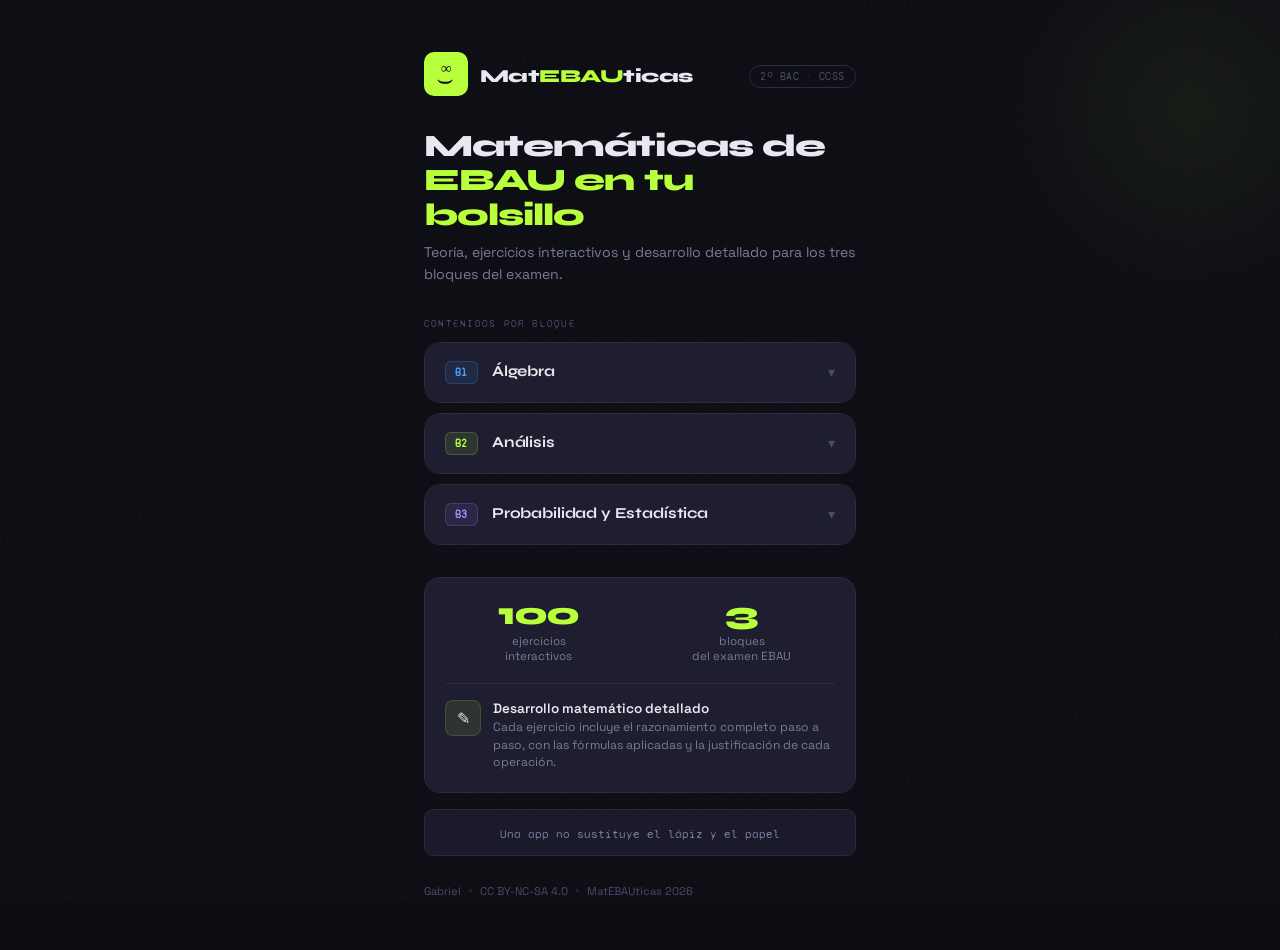
<file: index.html>
<!DOCTYPE html>
<html lang="es">
<head>
<meta charset="UTF-8">
<meta name="viewport" content="width=device-width, initial-scale=1.0, maximum-scale=1.0">
<title>MatEBAUticas</title>
<link rel="stylesheet" href="assets/style.css">
<style>
/* ── Estilos exclusivos del Home ── */
:root {
  --bg:        #0d0d14;
  --bg2:       #13131f;
  --bg3:       #1a1a2a;
  --surface:   #1e1e30;
  --border:    #2a2a40;
  --lime:      #b8ff3c;
  --lime-dim:  rgba(184,255,60,0.10);
  --lime-glow: rgba(184,255,60,0.22);
  --text:      #e8e8f0;
  --text-soft: #7a7a9a;
  --text-dim:  #4a4a6a;
  --blue:      #4a9eff;
  --blue-dim:  rgba(74,158,255,0.10);
  --purple:    #a78bfa;
  --purple-dim:rgba(167,139,250,0.10);
  --radius:    16px;
  --radius-sm: 10px;
}

*, *::before, *::after { box-sizing: border-box; margin: 0; padding: 0; }

html, body {
  height: 100%;
  background: var(--bg);
  color: var(--text);
  font-family: 'Space Grotesk', sans-serif;
  -webkit-font-smoothing: antialiased;
  overflow-x: hidden;
}

body::before {
  content: '';
  position: fixed;
  inset: 0;
  background-image: url("data:image/svg+xml,%3Csvg viewBox='0 0 256 256' xmlns='http://www.w3.org/2000/svg'%3E%3Cfilter id='noise'%3E%3CfeTurbulence type='fractalNoise' baseFrequency='0.9' numOctaves='4' stitchTiles='stitch'/%3E%3C/filter%3E%3Crect width='100%25' height='100%25' filter='url(%23noise)' opacity='0.04'/%3E%3C/svg%3E");
  pointer-events: none;
  z-index: 0;
  opacity: 0.6;
}

.glow-blob {
  position: fixed;
  width: 420px;
  height: 420px;
  background: radial-gradient(circle, rgba(184,255,60,0.06) 0%, transparent 70%);
  top: -100px;
  right: -120px;
  border-radius: 50%;
  pointer-events: none;
  z-index: 0;
}

.app {
  position: relative;
  z-index: 1;
  min-height: 100vh;
  padding-bottom: 32px;
  max-width: 480px;
  margin: 0 auto;
}

/* ── HEADER ── */
.header {
  padding: 52px 24px 32px;
  animation: fadeDown 0.6s ease both;
}

.header-top {
  display: flex;
  align-items: center;
  justify-content: space-between;
  margin-bottom: 28px;
}

.logo-mark {
  display: flex;
  align-items: center;
  gap: 12px;
}

/* Logo: infinito + sonrisa */
.logo-icon {
  flex-shrink: 0;
}

.logo-name {
  font-family: 'Syne', sans-serif;
  font-weight: 800;
  font-size: 1.15rem;
  color: var(--text);
  letter-spacing: -0.03em;
  line-height: 1.1;
}

.logo-name span { color: var(--lime); }

.badge-curso {
  font-family: 'Syne Mono', monospace;
  font-size: 0.66rem;
  color: var(--text-dim);
  border: 1px solid var(--border);
  padding: 4px 10px;
  border-radius: 20px;
  letter-spacing: 0.05em;
  white-space: nowrap;
}

.header-title {
  font-family: 'Syne', sans-serif;
  font-size: 1.95rem;
  font-weight: 800;
  line-height: 1.1;
  letter-spacing: -0.03em;
  color: var(--text);
  margin-bottom: 10px;
}

.header-title em {
  font-style: normal;
  color: var(--lime);
}

.header-sub {
  font-size: 0.88rem;
  color: var(--text-soft);
  font-weight: 400;
  line-height: 1.55;
}

/* ── SECTION LABEL ── */
.section-label {
  font-family: 'Syne Mono', monospace;
  font-size: 0.64rem;
  letter-spacing: 0.12em;
  color: var(--text-dim);
  text-transform: uppercase;
  padding: 0 24px;
  margin-bottom: 12px;
}

/* ── BLOQUES ÍNDICE ── */
.bloques {
  padding: 0 24px;
  display: flex;
  flex-direction: column;
  gap: 10px;
  margin-bottom: 32px;
}

.bloque-wrap {
  border-radius: var(--radius);
  overflow: hidden;
  border: 1px solid var(--border);
  animation: fadeUp 0.5s ease both;
}

.bloque-wrap:nth-child(1) { animation-delay: 0.15s; }
.bloque-wrap:nth-child(2) { animation-delay: 0.25s; }
.bloque-wrap:nth-child(3) { animation-delay: 0.35s; }

/* Cabecera del bloque — el botón pulsable */
.bloque-header {
  width: 100%;
  background: var(--surface);
  border: none;
  padding: 18px 20px;
  display: flex;
  align-items: center;
  gap: 14px;
  cursor: pointer;
  text-align: left;
  transition: background 0.18s;
  -webkit-tap-highlight-color: transparent;
}

.bloque-header:active { background: var(--bg3); }

.bloque-num {
  font-family: 'Syne Mono', monospace;
  font-size: 0.7rem;
  font-weight: 700;
  padding: 4px 9px;
  border-radius: 6px;
  flex-shrink: 0;
  letter-spacing: 0.04em;
}

.num-algebra  { background: var(--blue-dim);   color: var(--blue);   border: 1px solid rgba(74,158,255,0.2); }
.num-analisis { background: var(--lime-dim);    color: var(--lime);   border: 1px solid rgba(184,255,60,0.2); }
.num-prob     { background: var(--purple-dim);  color: var(--purple); border: 1px solid rgba(167,139,250,0.2); }

.bloque-info { flex: 1; }

.bloque-title {
  font-family: 'Syne', sans-serif;
  font-size: 0.95rem;
  font-weight: 700;
  color: var(--text);
  letter-spacing: -0.01em;
  display: block;
  margin-bottom: 2px;
}

.bloque-subtitle {
  font-size: 0.73rem;
  color: var(--text-dim);
}

.bloque-chevron {
  color: var(--text-dim);
  font-size: 14px;
  transition: transform 0.3s ease;
  flex-shrink: 0;
}

.bloque-wrap.open .bloque-chevron {
  transform: rotate(180deg);
}

/* Desplegable */
.bloque-body {
  max-height: 0;
  overflow: hidden;
  transition: max-height 0.35s ease;
  background: var(--bg2);
  border-top: 0px solid var(--border);
}

.bloque-wrap.open .bloque-body {
  max-height: 400px;
  border-top-width: 1px;
}

.epigrafes {
  padding: 6px 0 10px;
}

.epigrafe {
  display: flex;
  align-items: center;
  gap: 14px;
  padding: 13px 20px;
  cursor: pointer;
  transition: background 0.15s;
  text-decoration: none;
  -webkit-tap-highlight-color: transparent;
  border-bottom: 1px solid rgba(255,255,255,0.03);
}

.epigrafe:last-child { border-bottom: none; }

.epigrafe:active { background: rgba(255,255,255,0.04); }

.ep-code {
  font-family: 'Syne Mono', monospace;
  font-size: 0.65rem;
  color: var(--text-dim);
  flex-shrink: 0;
  min-width: 28px;
}

.ep-name {
  flex: 1;
  font-size: 0.88rem;
  color: var(--text-soft);
  font-weight: 400;
  line-height: 1.3;
}

.ep-arrow {
  font-size: 12px;
  color: var(--text-dim);
  flex-shrink: 0;
  opacity: 0;
  transition: opacity 0.15s, transform 0.15s;
}

.epigrafe:hover .ep-arrow,
.epigrafe:active .ep-arrow {
  opacity: 1;
  transform: translateX(2px);
}

/* Estado: disponible vs próximamente */
.ep-badge {
  font-family: 'Syne Mono', monospace;
  font-size: 0.58rem;
  padding: 2px 7px;
  border-radius: 20px;
  flex-shrink: 0;
  letter-spacing: 0.04em;
}

.badge-on  { background: rgba(184,255,60,0.1); color: var(--lime); border: 1px solid rgba(184,255,60,0.2); }
.badge-off { background: var(--bg3); color: var(--text-dim); border: 1px solid var(--border); }

/* ── STATS ── */
.stats-section {
  padding: 0 24px;
  margin-bottom: 16px;
  animation: fadeUp 0.5s 0.4s ease both;
}

.stats-card {
  background: var(--surface);
  border: 1px solid var(--border);
  border-radius: var(--radius);
  padding: 20px;
}

.stats-grid {
  display: grid;
  grid-template-columns: 1fr 1fr;
  gap: 16px;
  margin-bottom: 18px;
}

.stat-item { text-align: center; }

.stat-num {
  font-family: 'Syne', sans-serif;
  font-size: 2rem;
  font-weight: 800;
  color: var(--lime);
  display: block;
  letter-spacing: -0.04em;
  line-height: 1;
  margin-bottom: 4px;
}

.stat-lbl {
  font-size: 0.73rem;
  color: var(--text-soft);
  line-height: 1.35;
}

.stats-divider {
  height: 1px;
  background: var(--border);
  margin-bottom: 16px;
}

.stats-feature {
  display: flex;
  align-items: flex-start;
  gap: 12px;
}

.feat-icon {
  width: 36px;
  height: 36px;
  border-radius: 8px;
  background: var(--lime-dim);
  border: 1px solid rgba(184,255,60,0.15);
  display: flex;
  align-items: center;
  justify-content: center;
  font-size: 16px;
  flex-shrink: 0;
}

.feat-text .feat-title {
  font-size: 0.85rem;
  font-weight: 600;
  color: var(--text);
  margin-bottom: 2px;
}

.feat-text .feat-desc {
  font-size: 0.76rem;
  color: var(--text-soft);
  line-height: 1.45;
}

/* ── TICKER ── */
.ticker-wrap {
  margin: 0 24px 28px;
  background: var(--bg3);
  border: 1px solid var(--border);
  border-radius: var(--radius-sm);
  padding: 12px 16px;
  overflow: hidden;
  animation: fadeUp 0.5s 0.45s ease both;
}

.ticker-label {
  font-family: 'Syne Mono', monospace;
  font-size: 0.58rem;
  color: var(--text-dim);
  letter-spacing: 0.1em;
  text-transform: uppercase;
  margin-bottom: 6px;
}

.ticker-track {
  white-space: nowrap;
  display: flex;
  gap: 32px;
  animation: ticker 20s linear infinite;
}

.ticker-item {
  font-family: 'Syne Mono', monospace;
  font-size: 0.78rem;
  color: var(--text-soft);
  flex-shrink: 0;
}

.ticker-item em { font-style: normal; color: var(--lime); }

/* ── AUTHOR ── */
.author-note {
  padding: 0 24px 20px;
  font-size: 0.7rem;
  color: var(--text-dim);
  display: flex;
  align-items: center;
  gap: 8px;
  animation: fadeUp 0.5s 0.5s ease both;
}

.author-dot {
  width: 3px;
  height: 3px;
  border-radius: 50%;
  background: var(--border);
}



/* ── ANIMATIONS ── */
@keyframes fadeDown {
  from { opacity: 0; transform: translateY(-12px); }
  to   { opacity: 1; transform: translateY(0); }
}

@keyframes fadeUp {
  from { opacity: 0; transform: translateY(10px); }
  to   { opacity: 1; transform: translateY(0); }
}

@keyframes ticker {
  from { transform: translateX(0); }
  to   { transform: translateX(-50%); }
}

a.epigrafe {
  text-decoration: none;
  color: inherit;
}

a.epigrafe:visited { color: inherit; }
</style>
</head>
<body>

<div class="glow-blob"></div>

<div class="app">

  <!-- HEADER -->
  <header class="header">
    <div class="header-top">
      <div class="logo-mark">
        <div class="logo-icon">
          <svg width="44" height="44" viewBox="0 0 44 44" fill="none" xmlns="http://www.w3.org/2000/svg">
            <!-- Fondo verde lima -->
            <rect width="44" height="44" rx="10" fill="#b8ff3c"/>
            <!-- Símbolo infinito (ojos) -->
            <text x="22" y="21" text-anchor="middle" font-family="Georgia, serif" font-size="15" font-weight="900" fill="#0d0d14" letter-spacing="-0.5">∞</text>
            <!-- Paréntesis ")" rotado 90° → sonrisa -->
            <text x="22" y="35" text-anchor="middle" font-family="Georgia, serif" font-size="16" font-weight="700" fill="#0d0d14" transform="rotate(90, 22, 30)">)</text>
          </svg>
        </div>
        <div class="logo-name">Mat<span>EBAU</span>ticas</div>
      </div>
      <div class="badge-curso">2º BAC · CCSS</div>
    </div>
    <h1 class="header-title">Matemáticas de<br><em>EBAU en tu bolsillo</em></h1>
    <p class="header-sub">Teoría, ejercicios interactivos y desarrollo detallado para los tres bloques del examen.</p>
  </header>

  <!-- ÍNDICE DE BLOQUES -->
  <div class="section-label" style="animation: fadeUp 0.5s 0.1s ease both; opacity:0; animation-fill-mode:both;">Contenidos por bloque</div>

  <div class="bloques">

    <!-- BLOQUE 1: ÁLGEBRA -->
    <div class="bloque-wrap" id="bloque-1">
      <button class="bloque-header" onclick="toggleBloque('bloque-1')">
        <span class="bloque-num num-algebra">B1</span>
        <div class="bloque-info">
          <span class="bloque-title">Álgebra</span>
        </div>
        <span class="bloque-chevron">▾</span>
      </button>
      <div class="bloque-body">
        <div class="epigrafes">
          <div class="epigrafe">
            <span class="ep-code">1.1</span>
            <span class="ep-name">Matrices y determinantes</span>
            <span class="ep-badge badge-off">Pronto</span>
            <span class="ep-arrow">→</span>
          </div>
          <div class="epigrafe">
            <span class="ep-code">1.2</span>
            <span class="ep-name">Sistemas de ecuaciones</span>
            <span class="ep-badge badge-off">Pronto</span>
            <span class="ep-arrow">→</span>
          </div>
          <div class="epigrafe">
            <span class="ep-code">1.3</span>
            <span class="ep-name">Programación lineal</span>
            <span class="ep-badge badge-off">Pronto</span>
            <span class="ep-arrow">→</span>
          </div>
        </div>
      </div>
    </div>

    <!-- BLOQUE 2: ANÁLISIS -->
    <div class="bloque-wrap" id="bloque-2">
      <button class="bloque-header" onclick="toggleBloque('bloque-2')">
        <span class="bloque-num num-analisis">B2</span>
        <div class="bloque-info">
          <span class="bloque-title">Análisis</span>
        </div>
        <span class="bloque-chevron">▾</span>
      </button>
      <div class="bloque-body">
        <div class="epigrafes">
          <div class="epigrafe">
            <span class="ep-code">2.1</span>
            <span class="ep-name">Límites y continuidad</span>
            <span class="ep-badge badge-off">Pronto</span>
            <span class="ep-arrow">→</span>
          </div>
          <div class="epigrafe">
            <span class="ep-code">2.2</span>
            <span class="ep-name">Derivadas y aplicaciones</span>
            <span class="ep-badge badge-off">Pronto</span>
            <span class="ep-arrow">→</span>
          </div>
          <a class="epigrafe" href="b2-analisis/2.3-calculo-parametros.html">
            <span class="ep-code">2.3</span>
            <span class="ep-name">Cálculo de parámetros</span>
            <span class="ep-badge badge-on">Disponible</span>
            <span class="ep-arrow">→</span>
          </a>
          <div class="epigrafe">
            <span class="ep-code">2.4</span>
            <span class="ep-name">Integrales y áreas</span>
            <span class="ep-badge badge-off">Pronto</span>
            <span class="ep-arrow">→</span>
          </div>
        </div>
      </div>
    </div>

    <!-- BLOQUE 3: PROBABILIDAD Y ESTADÍSTICA -->
    <div class="bloque-wrap" id="bloque-3">
      <button class="bloque-header" onclick="toggleBloque('bloque-3')">
        <span class="bloque-num num-prob">B3</span>
        <div class="bloque-info">
          <span class="bloque-title">Probabilidad y Estadística</span>
        </div>
        <span class="bloque-chevron">▾</span>
      </button>
      <div class="bloque-body">
        <div class="epigrafes">
          <a class="epigrafe" href="b3-probabilidad/3.0-formulario-probabilidad.html">
            <span class="ep-code">3.0</span>
            <span class="ep-name">Formulario de Probabilidad</span>
            <span class="ep-badge badge-on">Disponible</span>
            <span class="ep-arrow">→</span>
          </a>
          <a class="epigrafe" href="b3-probabilidad/3.1-probabilidad.html">
            <span class="ep-code">3.1</span>
            <span class="ep-name">Probabilidad — Venn interactivo</span>
            <span class="ep-badge badge-on">Disponible</span>
            <span class="ep-arrow">→</span>
          </a>
          <a class="epigrafe" href="b3-probabilidad/3.1b-problemas-probabilidad.html">
            <span class="ep-code">3.1b</span>
            <span class="ep-name">Problemas de Probabilidad sin contexto</span>
            <span class="ep-badge badge-on">Disponible</span>
            <span class="ep-arrow">→</span>
          </a>
          <a class="epigrafe" href="b3-probabilidad/3.1c-problemas-probabilidad-contexto.html">
            <span class="ep-code">3.1b</span>
            <span class="ep-name">Problemas de Probabilidad con contexto</span>
            <span class="ep-badge badge-on">Disponible</span>
            <span class="ep-arrow">→</span>
          </a>
          <a class="epigrafe" href="b3-probabilidad/3.2-problemas-binomial.html">
            <span class="ep-code">3.1b</span>
            <span class="ep-name">Problemas Distribución Binomial</span>
            <span class="ep-badge badge-on">Disponible</span>
            <span class="ep-arrow">→</span>
          </a>
          <div class="epigrafe">
            <span class="ep-code">3.3</span>
            <span class="ep-name">Inferencia sobre la proporción</span>
            <span class="ep-badge badge-off">Pronto</span>
            <span class="ep-arrow">→</span>
          </div>
          <div class="epigrafe">
            <span class="ep-code">3.4</span>
            <span class="ep-name">Inferencia sobre la media</span>
            <span class="ep-badge badge-off">Pronto</span>
            <span class="ep-arrow">→</span>
          </div>
        </div>
      </div>
    </div>

  </div>

  <!-- STATS -->

  <div class="stats-section">
    <div class="stats-card">
      <div class="stats-grid">
        <div class="stat-item">
          <span class="stat-num">100</span>
          <div class="stat-lbl">ejercicios<br>interactivos</div>
        </div>
        <div class="stat-item">
          <span class="stat-num">3</span>
          <div class="stat-lbl">bloques<br>del examen EBAU</div>
        </div>
      </div>
      <div class="stats-divider"></div>
      <div class="stats-feature">
        <div class="feat-icon">✎</div>
        <div class="feat-text">
          <div class="feat-title">Desarrollo matemático detallado</div>
          <div class="feat-desc">Cada ejercicio incluye el razonamiento completo paso a paso, con las fórmulas aplicadas y la justificación de cada operación.</div>
        </div>
      </div>
    </div>
  </div>

  <!-- MOTIVATIONAL TICKER -->
  <div class="ticker-wrap" style="margin-top: 16px;">
    <div class="ticker-track" style="animation: none; display: block; text-align: center;">
      <span class="ticker-item">Una app no sustituye el lápiz y el papel</span>
    </div>
  </div>

  <!-- AUTHOR -->
  <div class="author-note">
    <span>Gabriel</span>
    <div class="author-dot"></div>
    <span>CC BY-NC-SA 4.0</span>
    <div class="author-dot"></div>
    <span>MatEBAUticas 2026</span>
  </div>

</div>



<script>
function toggleBloque(id) {
  const wrap = document.getElementById(id);
  const isOpen = wrap.classList.contains('open');
  // cierra todos
  document.querySelectorAll('.bloque-wrap').forEach(w => w.classList.remove('open'));
  // abre el pulsado si estaba cerrado
  if (!isOpen) wrap.classList.add('open');
}
</script>
<script data-goatcounter="https://gabrielrogo.goatcounter.com/count"
        async src="//gc.zgo.at/count.js"></script>
</body>
</html>
</file>
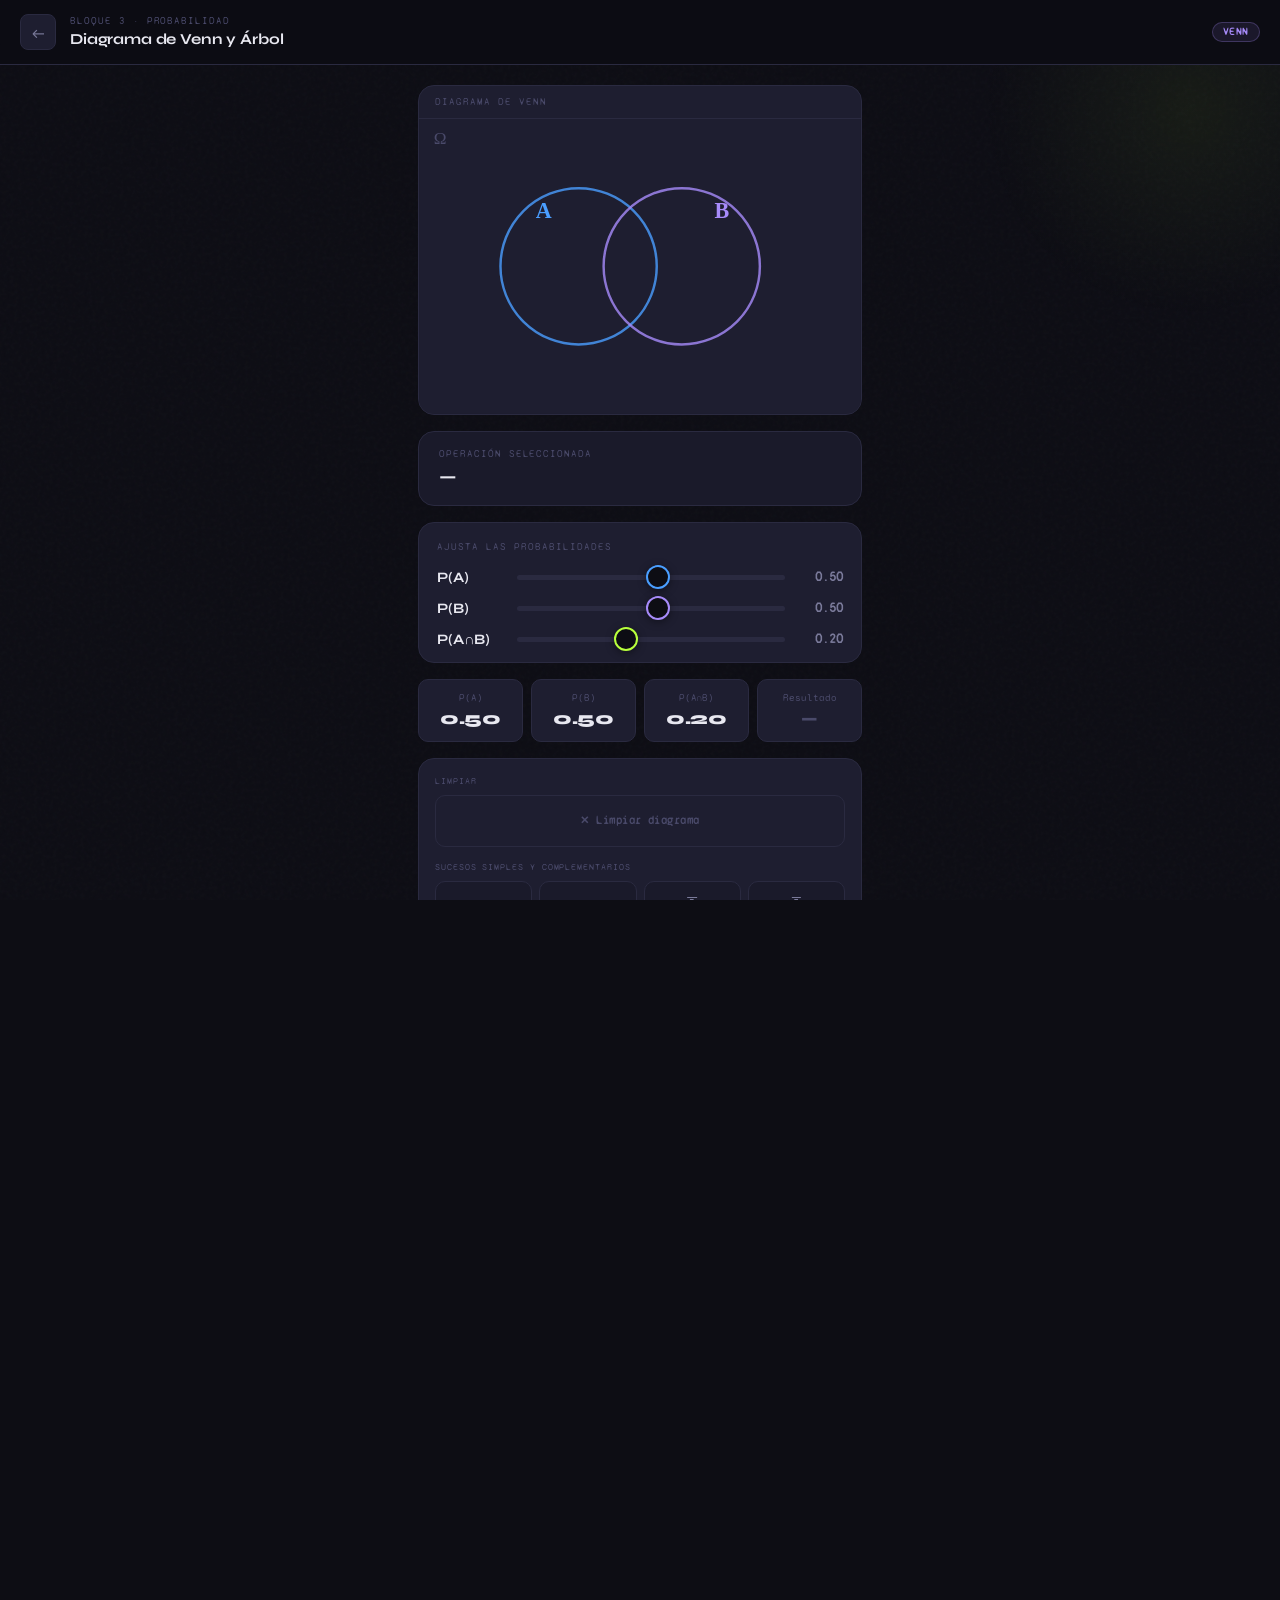
<file: b3-probabilidad/3.1-probabilidad.html>
<!DOCTYPE html>
<html lang="es">
<head>
<meta charset="UTF-8">
<meta name="viewport" content="width=device-width, initial-scale=1.0, maximum-scale=1.0">
<title>Probabilidad · MatEBAUticas</title>
<link rel="stylesheet" href="../assets/style.css">
<style>
/* ─────────────────────────────────────────
   Estilos exclusivos del módulo 3.1
   ───────────────────────────────────────── */

.page-content {
  padding: 20px 18px 40px;
  display: flex;
  flex-direction: column;
  gap: 16px;
  animation: fadeUp 0.4s ease both;
}

/* ── DIAGRAMA SVG ── */
.diagram-card {
  background: var(--surface);
  border: 1px solid var(--border);
  border-radius: var(--radius);
  overflow: hidden;
}

.diagram-label {
  padding: 10px 16px;
  border-bottom: 1px solid var(--border);
  display: flex;
  align-items: center;
  justify-content: space-between;
}

.diagram-label-text {
  font-family: var(--font-mono);
  font-size: 0.62rem;
  color: var(--text-dim);
  letter-spacing: 0.1em;
  text-transform: uppercase;
}

.mode-chip {
  font-family: var(--font-mono);
  font-size: 0.62rem;
  font-weight: 700;
  padding: 3px 10px;
  border-radius: 20px;
  letter-spacing: 0.06em;
  text-transform: uppercase;
  background: var(--purple-dim);
  color: var(--purple);
  border: 1px solid rgba(167,139,250,0.25);
  transition: all 0.2s;
}

.mode-chip.tree {
  background: var(--blue-dim);
  color: var(--blue);
  border-color: rgba(74,158,255,0.25);
}

#svg-canvas {
  width: 100%;
  display: block;
}

/* ── DISPLAY OPERACIÓN ACTIVA ── */
.op-display {
  background: var(--bg3);
  border: 1px solid var(--border);
  border-radius: var(--radius);
  padding: 16px 20px;
  display: flex;
  align-items: center;
  justify-content: space-between;
  gap: 12px;
  min-height: 62px;
}

.op-display-label {
  font-family: var(--font-mono);
  font-size: 0.6rem;
  color: var(--text-dim);
  letter-spacing: 0.1em;
  text-transform: uppercase;
  margin-bottom: 4px;
}

.op-display-value {
  font-family: var(--font-title);
  font-size: 1.3rem;
  font-weight: 700;
  color: var(--text);
  letter-spacing: -0.02em;
}

.op-result-chip {
  font-family: var(--font-mono);
  font-size: 1rem;
  font-weight: 700;
  color: var(--lime);
  background: var(--lime-dim);
  border: 1px solid rgba(184,255,60,0.2);
  padding: 8px 14px;
  border-radius: var(--radius-sm);
  white-space: nowrap;
  flex-shrink: 0;
}

/* ── SLIDERS ── */
.sliders-card {
  background: var(--surface);
  border: 1px solid var(--border);
  border-radius: var(--radius);
  padding: 18px 18px 14px;
}

.sliders-title {
  font-family: var(--font-mono);
  font-size: 0.62rem;
  color: var(--text-dim);
  letter-spacing: 0.1em;
  text-transform: uppercase;
  margin-bottom: 16px;
}

.slider-row {
  display: grid;
  grid-template-columns: 68px 1fr 46px;
  align-items: center;
  gap: 12px;
  margin-bottom: 14px;
}

.slider-row:last-child { margin-bottom: 0; }

.slider-name {
  font-family: var(--font-title);
  font-size: 0.9rem;
  font-weight: 700;
  color: var(--text);
}

input[type=range] {
  -webkit-appearance: none;
  appearance: none;
  height: 5px;
  border-radius: 10px;
  background: var(--border);
  width: 100%;
  cursor: pointer;
  outline: none;
}

input[type=range]::-webkit-slider-thumb {
  -webkit-appearance: none;
  width: 24px;
  height: 24px;
  background: var(--bg);
  border-radius: 50%;
  box-shadow: 0 2px 8px rgba(0,0,0,0.4);
  cursor: pointer;
  transition: transform 0.1s;
}

input[type=range]:active::-webkit-slider-thumb {
  transform: scale(1.2);
}

input[type=range]#ia::-webkit-slider-thumb { border: 2px solid var(--blue); }
input[type=range]#ib::-webkit-slider-thumb { border: 2px solid var(--purple); }
input[type=range]#ii::-webkit-slider-thumb { border: 2px solid var(--lime); }

.slider-val {
  font-family: var(--font-mono);
  font-size: 0.82rem;
  font-weight: 700;
  text-align: right;
  color: var(--text-soft);
}

/* ── BOTONES DE OPERACIÓN ── */
.ops-card {
  background: var(--surface);
  border: 1px solid var(--border);
  border-radius: var(--radius);
  padding: 16px;
}

.ops-group-label {
  font-family: var(--font-mono);
  font-size: 0.58rem;
  color: var(--text-dim);
  letter-spacing: 0.1em;
  text-transform: uppercase;
  margin-bottom: 8px;
  margin-top: 14px;
  display: block;
}

.ops-group-label:first-child { margin-top: 0; }

.ops-grid {
  display: grid;
  grid-template-columns: repeat(4, 1fr);
  gap: 7px;
}

.ops-grid.two { grid-template-columns: 1fr 1fr; }
.ops-grid.one { grid-template-columns: 1fr; }

.op-btn {
  background: var(--bg3);
  border: 1.5px solid var(--border);
  border-radius: 10px;
  padding: 0;
  height: 52px;
  cursor: pointer;
  font-family: var(--font-title);
  font-size: 0.82rem;
  font-weight: 600;
  color: var(--text-soft);
  text-align: center;
  line-height: 1.2;
  transition: all 0.15s;
  display: flex;
  align-items: center;
  justify-content: center;
  -webkit-tap-highlight-color: transparent;
}

.op-btn:active {
  background: var(--bg2);
  transform: scale(0.96);
}

.op-btn.active {
  background: var(--purple-dim);
  border-color: rgba(167,139,250,0.4);
  color: var(--purple);
}

.op-btn.clear {
  background: transparent;
  border-color: var(--border);
  color: var(--text-dim);
  font-family: var(--font-mono);
  font-size: 0.7rem;
  letter-spacing: 0.04em;
}

.overline { text-decoration: overline; }

/* ── FÓRMULA ── */
.formula-card {
  background: var(--bg3);
  border: 1px solid var(--border);
  border-left: 3px solid var(--purple);
  border-radius: var(--radius);
  padding: 16px 18px;
}

.formula-label {
  font-family: var(--font-mono);
  font-size: 0.58rem;
  color: var(--purple);
  letter-spacing: 0.1em;
  text-transform: uppercase;
  margin-bottom: 8px;
}

.formula-text {
  font-family: var(--font-title);
  font-size: 0.95rem;
  color: var(--text);
  line-height: 1.6;
}

/* ── BOTÓN PIZARRA ── */
.btn-pizarra {
  display: flex; align-items: center; gap: 7px;
  background: linear-gradient(135deg, #1a0f35 0%, #2d1a5e 100%);
  border: 1.5px solid var(--purple); border-radius: var(--radius-sm);
  padding: 10px 16px; cursor: pointer;
  font-family: 'Space Grotesk', sans-serif; font-size: 0.82rem; font-weight: 700;
  color: var(--purple); transition: all 0.15s; -webkit-tap-highlight-color: transparent;
  box-shadow: 0 0 12px rgba(167,139,250,0.15); width: 100%; justify-content: center;
}
.btn-pizarra:active { transform: scale(0.97); box-shadow: none; }
.btn-pizarra-sub { font-size: 0.6rem; font-weight: 400; color: rgba(167,139,250,0.6); }

/* ── BOTÓN FORMULARIO ── */
.btn-formula-wrap {
  display: flex; gap: 8px;
}
.btn-formula {
  flex: 1; display: flex; align-items: center; gap: 7px; justify-content: center;
  background: var(--bg3); border: 1.5px solid var(--border);
  border-radius: var(--radius-sm); padding: 10px 14px; cursor: pointer;
  font-family: 'Space Grotesk', sans-serif; font-size: 0.82rem; font-weight: 600;
  color: var(--text-soft); transition: all 0.15s; -webkit-tap-highlight-color: transparent;
}
.btn-formula:active { background: var(--surface); }
.btn-formula.open { border-color: var(--teal, #2dd4bf); color: #2dd4bf; background: rgba(45,212,191,0.08); }

/* ── FORMULARIO DESPLEGABLE ── */
.formulario-panel {
  max-height: 0; overflow: hidden;
  transition: max-height 0.4s ease;
}
.formulario-panel.open {
  max-height: 3000px;
}
.formulario-inner {
  background: var(--bg2); border: 1px solid #2dd4bf;
  border-radius: var(--radius); padding: 14px 15px;
  display: flex; flex-direction: column; gap: 9px;
}
.form-sec-t {
  font-family: 'Syne Mono', monospace; font-size: 0.6rem; letter-spacing: 0.1em;
  text-transform: uppercase; padding-top: 4px;
}
.form-c {
  border-radius: 9px; padding: 10px 13px; border: 1px solid var(--border);
  font-size: 0.84rem; line-height: 1.85; color: var(--text); overflow-x: auto;
}
.form-c.blue   { background: rgba(74,158,255,0.07);  border-left: 3px solid var(--blue);    }
.form-c.teal   { background: rgba(45,212,191,0.07);  border-left: 3px solid #2dd4bf;        }
.form-c.orange { background: rgba(251,146,60,0.07);  border-left: 3px solid var(--orange, #fb923c); }
.form-c.purple { background: rgba(167,139,250,0.07); border-left: 3px solid var(--purple);  }
.form-c.lime   { background: var(--lime-dim);        border-left: 3px solid var(--lime);    }
.form-c-name { font-family: 'Syne', sans-serif; font-size: 0.78rem; font-weight: 800; margin-bottom: 5px; }
.form-c.blue   .form-c-name { color: var(--blue);   }
.form-c.teal   .form-c-name { color: #2dd4bf;       }
.form-c.orange .form-c-name { color: #fb923c;       }
.form-c.purple .form-c-name { color: var(--purple); }
.form-c.lime   .form-c-name { color: var(--lime);   }
.form-c-note { font-size: 0.72rem; color: var(--text-soft); line-height: 1.5; margin-top: 5px; }
.form-link {
  display: flex; align-items: center; gap: 6px; justify-content: center;
  padding: 10px; background: var(--bg3); border: 1px solid var(--border);
  border-radius: var(--radius-sm); text-decoration: none;
  font-size: 0.78rem; font-weight: 600; color: var(--text-soft); transition: all 0.15s;
}
.form-link:active { background: var(--surface); }

/* ── PIZARRA FULLSCREEN ── */
.pizarra-overlay {
  display: none; position: fixed; inset: 0; z-index: 300;
  background: #0a0a12; flex-direction: column;
}
.pizarra-overlay.open { display: flex; }
.pizarra-topbar {
  height: 52px; background: rgba(10,10,18,0.98);
  border-bottom: 1px solid var(--border);
  display: flex; align-items: center; gap: 8px;
  padding: 0 14px; flex-shrink: 0;
}
.piz-title { font-family: 'Syne', sans-serif; font-size: 0.88rem; font-weight: 700; color: var(--purple); }
.piz-controls { display: flex; gap: 7px; align-items: center; flex: 1; }
.btn-piz-color {
  width: 28px; height: 28px; border-radius: 50%; border: 2px solid transparent;
  cursor: pointer; transition: transform 0.1s; -webkit-tap-highlight-color: transparent; flex-shrink: 0;
}
.btn-piz-color:active { transform: scale(0.85); }
.btn-piz-color.active { border-color: white; box-shadow: 0 0 6px rgba(255,255,255,0.4); }
.btn-piz-sz {
  background: var(--surface); border: 1px solid var(--border); border-radius: 6px;
  padding: 5px 9px; font-family: 'Syne Mono', monospace; font-size: 0.66rem;
  color: var(--text-soft); cursor: pointer; -webkit-tap-highlight-color: transparent;
}
.btn-piz-sz.active { background: var(--purple-dim); color: var(--purple); border-color: rgba(167,139,250,0.4); }
.btn-piz-borrar {
  background: rgba(255,90,90,0.1); border: 1px solid rgba(255,90,90,0.3);
  border-radius: var(--radius-sm); padding: 7px 12px;
  font-family: 'Space Grotesk', sans-serif; font-size: 0.78rem; font-weight: 600;
  color: #ff5a5a; cursor: pointer; -webkit-tap-highlight-color: transparent; margin-left: auto;
}
.btn-piz-cerrar {
  background: var(--purple); border: none; border-radius: var(--radius-sm); padding: 7px 13px;
  font-family: 'Space Grotesk', sans-serif; font-size: 0.78rem; font-weight: 700;
  color: var(--bg); cursor: pointer; -webkit-tap-highlight-color: transparent; flex-shrink: 0;
}
#piz-canvas {
  flex: 1; display: block; width: 100%; height: 100%;
  background: #0e0e1a; touch-action: none; cursor: crosshair;
}

/* ── INDEPENDENCIA ── */
.indep-card {
  background: rgba(184,255,60,0.04);
  border: 1px dashed rgba(184,255,60,0.2);
  border-radius: var(--radius);
  padding: 14px 18px;
  font-size: 0.82rem;
  color: var(--text-soft);
  line-height: 1.6;
}

.indep-card strong {
  color: var(--lime);
  font-weight: 600;
}

.indep-formula {
  display: block;
  text-align: center;
  font-family: var(--font-title);
  font-size: 1rem;
  color: var(--lime);
  margin-top: 8px;
  letter-spacing: -0.01em;
}

/* ── STAT CARDS ── */
.results-row {
  display: grid;
  grid-template-columns: repeat(4, 1fr);
  gap: 8px;
}

.stat-mini {
  background: var(--surface);
  border: 1px solid var(--border);
  border-radius: var(--radius-sm);
  padding: 12px 8px;
  text-align: center;
}

.stat-mini.highlight {
  background: var(--purple-dim);
  border-color: rgba(167,139,250,0.3);
}

.stat-mini-label {
  font-family: var(--font-mono);
  font-size: 0.6rem;
  color: var(--text-dim);
  display: block;
  margin-bottom: 4px;
  white-space: nowrap;
  overflow: hidden;
  text-overflow: ellipsis;
}

.stat-mini-val {
  font-family: var(--font-title);
  font-size: 1.1rem;
  font-weight: 800;
  color: var(--text);
  display: block;
  letter-spacing: -0.02em;
}

.stat-mini.highlight .stat-mini-val {
  color: var(--purple);
}
</style>
</head>
<body>

<!-- CABECERA FIJA -->
<header class="module-header">
  <a class="btn-back" href="../index.html">←</a>
  <div class="module-header-info">
    <span class="module-header-tag">Bloque 3 · Probabilidad</span>
    <span class="module-header-title">Diagrama de Venn y Árbol</span>
  </div>
  <div id="mode-chip" class="mode-chip">Venn</div>
</header>

<!-- PIZARRA FULLSCREEN -->
<div class="pizarra-overlay" id="piz-overlay">
  <div class="pizarra-topbar">
    <span class="piz-title">✏️ Pizarra</span>
    <div class="piz-controls">
      <button class="btn-piz-color active" style="background:#e8e8f0" onclick="pizColor('#e8e8f0',this)"></button>
      <button class="btn-piz-color" style="background:#b8ff3c" onclick="pizColor('#b8ff3c',this)"></button>
      <button class="btn-piz-color" style="background:#4a9eff" onclick="pizColor('#4a9eff',this)"></button>
      <button class="btn-piz-color" style="background:#a78bfa" onclick="pizColor('#a78bfa',this)"></button>
      <button class="btn-piz-sz active" onclick="pizSize(3,this)">S</button>
      <button class="btn-piz-sz" onclick="pizSize(5,this)">M</button>
      <button class="btn-piz-sz" onclick="pizSize(9,this)">G</button>
    </div>
    <button class="btn-piz-borrar" onclick="pizClear()">Borrar</button>
    <button class="btn-piz-cerrar" onclick="closePiz()">Cerrar ✕</button>
  </div>
  <canvas id="piz-canvas"></canvas>
</div>

<div class="glow-blob"></div>

<div class="app">
<div class="page-content">

  <!-- DIAGRAMA -->
  <div class="diagram-card">
    <div class="diagram-label">
      <span class="diagram-label-text" id="diagram-title">Diagrama de Venn</span>
    </div>
    <svg id="svg-canvas" viewBox="0 0 360 240">
      <defs id="defs"></defs>
      <g id="venn-layer"></g>
      <g id="tree-layer" style="display:none;"></g>
    </svg>
  </div>

  <!-- DISPLAY OPERACIÓN -->
  <div class="op-display">
    <div>
      <div class="op-display-label">Operación seleccionada</div>
      <div class="op-display-value" id="op-display">—</div>
    </div>
    <div class="op-result-chip" id="op-result" style="display:none;">—</div>
  </div>

  <!-- SLIDERS -->
  <div class="sliders-card">
    <div class="sliders-title">Ajusta las probabilidades</div>
    <div class="slider-row">
      <span class="slider-name">P(A)</span>
      <input type="range" id="ia" min="0.05" max="0.90" step="0.01" value="0.50" oninput="refresh()">
      <span class="slider-val" id="va">0.50</span>
    </div>
    <div class="slider-row">
      <span class="slider-name">P(B)</span>
      <input type="range" id="ib" min="0.05" max="0.90" step="0.01" value="0.50" oninput="refresh()">
      <span class="slider-val" id="vb">0.50</span>
    </div>
    <div class="slider-row">
      <span class="slider-name">P(A∩B)</span>
      <input type="range" id="ii" min="0.01" max="0.40" step="0.01" value="0.20" oninput="refresh()">
      <span class="slider-val" id="vi">0.20</span>
    </div>
  </div>

  <!-- RESULTADOS -->
  <div class="results-row" id="results"></div>

  <!-- BOTONES OPERACIÓN -->
  <div class="ops-card">

    <span class="ops-group-label">Limpiar</span>
    <div class="ops-grid one">
      <button class="op-btn clear" onclick="selectOp(event,'NONE','—')">✕ Limpiar diagrama</button>
    </div>

    <span class="ops-group-label">Sucesos simples y complementarios</span>
    <div class="ops-grid">
      <button class="op-btn" onclick="selectOp(event,'A','A')">A</button>
      <button class="op-btn" onclick="selectOp(event,'B','B')">B</button>
      <button class="op-btn" onclick="selectOp(event,'NA','<span class=overline>A</span>')"><span class="overline">Ā</span></button>
      <button class="op-btn" onclick="selectOp(event,'NB','<span class=overline>B</span>')"><span class="overline">B̄</span></button>
    </div>

    <span class="ops-group-label">Operaciones entre sucesos</span>
    <div class="ops-grid">
      <button class="op-btn" onclick="selectOp(event,'UNION','A ∪ B')">A∪B</button>
      <button class="op-btn" onclick="selectOp(event,'INTER','A ∩ B')">A∩B</button>
      <button class="op-btn" onclick="selectOp(event,'DIFF_AB','A − B')">A−B</button>
      <button class="op-btn" onclick="selectOp(event,'DIFF_BA','B − A')">B−A</button>
    </div>

    <span class="ops-group-label">Probabilidad condicionada</span>
    <div class="ops-grid two">
      <button class="op-btn" onclick="selectOp(event,'COND_AB','P(A | B)')">P(A|B)</button>
      <button class="op-btn" onclick="selectOp(event,'COND_BA','P(B | A)')">P(B|A)</button>
    </div>

    <span class="ops-group-label">Leyes de De Morgan</span>
    <div class="ops-grid two">
      <button class="op-btn" onclick="selectOp(event,'M1','<span class=overline>A∪B</span> = <span class=overline>A</span>∩<span class=overline>B</span>')">
        <span class="overline">A∪B</span>&nbsp;=&nbsp;<span class="overline">A</span>∩<span class="overline">B</span>
      </button>
      <button class="op-btn" onclick="selectOp(event,'M2','<span class=overline>A∩B</span> = <span class=overline>A</span>∪<span class=overline>B</span>')">
        <span class="overline">A∩B</span>&nbsp;=&nbsp;<span class="overline">A</span>∪<span class="overline">B</span>
      </button>
    </div>

  </div>

  <!-- FÓRMULA -->
  <div class="formula-card">
    <div class="formula-label">Fórmula aplicada</div>
    <div class="formula-text" id="formula-display">Selecciona una operación para ver la fórmula.</div>
  </div>

  <!-- INDEPENDENCIA -->
  <div class="indep-card">
    <strong>Sucesos independientes:</strong> A y B son independientes si y solo si:
    <span class="indep-formula">P(A ∩ B) = P(A) · P(B)</span>
  </div>

  <!-- BOTONES PIZARRA + FORMULARIO -->
  <div class="btn-formula-wrap">
    <button class="btn-formula" id="btn-formula" onclick="toggleFormulario()">
      <svg width="14" height="14" viewBox="0 0 24 24" fill="none" stroke="currentColor" stroke-width="2" stroke-linecap="round" stroke-linejoin="round"><path d="M14 2H6a2 2 0 0 0-2 2v16a2 2 0 0 0 2 2h12a2 2 0 0 0 2-2V8z"/><polyline points="14,2 14,8 20,8"/><line x1="16" y1="13" x2="8" y2="13"/><line x1="16" y1="17" x2="8" y2="17"/></svg>
      Ver formulario
    </button>
  </div>

  <!-- FORMULARIO DESPLEGABLE -->
  <div class="formulario-panel" id="formulario-panel">
    <div class="formulario-inner">
      <div class="form-sec-t" style="color:var(--blue)">Axiomas · Complementario · Unión · Diferencia</div>
      <div class="form-c blue"><div class="form-c-name">Axiomas</div>$0 \le P(A) \le 1$ · $P(\Omega)=1$ · $P(\bar{A})=1-P(A)$</div>
      <div class="form-c blue"><div class="form-c-name">Unión</div>$P(A \cup B)=P(A)+P(B)-P(A \cap B)$</div>
      <div class="form-c blue"><div class="form-c-name">Diferencia</div>$P(A-B)=P(A)-P(A \cap B)$</div>
      <div class="form-sec-t" style="color:#2dd4bf;margin-top:4px">Intersección · Condicionada</div>
      <div class="form-c teal"><div class="form-c-name">Regla del producto</div>$P(A \cap B)=P(A)\cdot P(B\mid A)$</div>
      <div class="form-c teal"><div class="form-c-name">Condicionada</div>$P(A \mid B)=\dfrac{P(A \cap B)}{P(B)}$</div>
      <div class="form-sec-t" style="color:#fb923c;margin-top:4px">Probabilidad total · Bayes</div>
      <div class="form-c orange"><div class="form-c-name">Probabilidad total</div>$P(A)=\sum P(B_i)\cdot P(A\mid B_i)$<div class="form-c-note">Suma de los productos de todos los caminos del árbol que terminan en A.</div></div>
      <div class="form-c purple"><div class="form-c-name">Bayes</div>$P(B_i\mid A)=\dfrac{P(B_i)\cdot P(A\mid B_i)}{P(A)}$<div class="form-c-note">Dar la vuelta a la condicionada.</div></div>
      <div class="form-sec-t" style="color:var(--lime);margin-top:4px">Independencia · De Morgan</div>
      <div class="form-c lime"><div class="form-c-name">Independencia</div>$P(A \cap B)=P(A)\cdot P(B)$<div class="form-c-note">$P(A\mid B)=P(A)$</div></div>
      <div class="form-c lime"><div class="form-c-name">De Morgan I</div>$\overline{A \cup B}=\bar{A} \cap \bar{B}$</div>
      <div class="form-c lime"><div class="form-c-name">De Morgan II</div>$\overline{A \cap B}=\bar{A} \cup \bar{B}$</div>
      <a class="form-link" href="3.0-formulario-probabilidad.html">Ver formulario completo con diagramas →</a>
    </div>
  </div>

  <!-- BOTÓN PIZARRA -->
  <button class="btn-pizarra" onclick="openPiz()">
    <svg width="16" height="16" viewBox="0 0 24 24" fill="none" stroke="currentColor" stroke-width="2" stroke-linecap="round" stroke-linejoin="round"><path d="M12 20h9"/><path d="M16.5 3.5a2.121 2.121 0 0 1 3 3L7 19l-4 1 1-4L16.5 3.5z"/></svg>
    Pizarra táctil
  </button>

  <div class="author-note">
    <span>Gabriel</span>
    <div class="author-dot"></div>
    <span>CC BY-NC-SA 4.0</span>
    <div class="author-dot"></div>
    <span>MatEBAUticas 2026</span>
  </div>

</div>
</div>

<script>
// ─────────────────────────────────────
//  ESTADO Y FÓRMULAS
// ─────────────────────────────────────
let currentMode = 'NONE';

const FORMULAS = {
  'NONE':    'Selecciona una operación para ver la fórmula.',
  'A':       'P(A) : probabilidad del suceso A.',
  'B':       'P(B) : probabilidad del suceso B.',
  'NA':      'P(Ā) = 1 − P(A)',
  'NB':      'P(B̄) = 1 − P(B)',
  'UNION':   'P(A ∪ B) = P(A) + P(B) − P(A ∩ B)',
  'INTER':   'P(A ∩ B) : zona de intersección entre A y B.',
  'DIFF_AB': 'P(A − B) = P(A) − P(A ∩ B)',
  'DIFF_BA': 'P(B − A) = P(B) − P(A ∩ B)',
  'COND_AB': 'P(A | B) = P(A ∩ B) / P(B)',
  'COND_BA': 'P(B | A) = P(A ∩ B) / P(A)',
  'M1':      'P(Ā ∩ B̄) = 1 − P(A ∪ B)',
  'M2':      'P(Ā ∪ B̄) = 1 − P(A ∩ B)',
};

// ─────────────────────────────────────
//  CONTROLADOR PRINCIPAL
// ─────────────────────────────────────
function selectOp(e, mode, label) {
  currentMode = mode;

  document.getElementById('op-display').innerHTML = label;
  document.getElementById('formula-display').textContent = FORMULAS[mode] || '—';

  document.querySelectorAll('.op-btn').forEach(b => b.classList.remove('active'));
  if (e && e.currentTarget) e.currentTarget.classList.add('active');

  const isTree = mode.startsWith('COND');
  const chip = document.getElementById('mode-chip');
  chip.textContent = isTree ? 'Árbol' : 'Venn';
  chip.className = 'mode-chip' + (isTree ? ' tree' : '');
  document.getElementById('diagram-title').textContent = isTree ? 'Árbol de probabilidad' : 'Diagrama de Venn';

  refresh();
}

function refresh() {
  const pA = parseFloat(document.getElementById('ia').value);
  const pB = parseFloat(document.getElementById('ib').value);
  let   pI = parseFloat(document.getElementById('ii').value);

  const maxI = +(Math.min(pA, pB) - 0.01).toFixed(2);
  document.getElementById('ii').max = maxI;
  if (pI > maxI) { pI = maxI; document.getElementById('ii').value = pI; }

  document.getElementById('va').textContent = pA.toFixed(2);
  document.getElementById('vb').textContent = pB.toFixed(2);
  document.getElementById('vi').textContent = pI.toFixed(2);

  const isTree = currentMode.startsWith('COND');
  document.getElementById('venn-layer').style.display = isTree ? 'none' : 'block';
  document.getElementById('tree-layer').style.display = isTree ? 'block' : 'none';

  if (isTree) renderTree(pA, pB, pI);
  else        renderVenn(pA, pB, pI);

  renderResults(pA, pB, pI);
}

// ─────────────────────────────────────
//  RESULTADOS
// ─────────────────────────────────────
function renderResults(pA, pB, pI) {
  const m = currentMode;
  let computed = null, computedLabel = '';

  if      (m === 'UNION')   { computed = pA+pB-pI;  computedLabel = 'P(A∪B)'; }
  else if (m === 'INTER')   { computed = pI;         computedLabel = 'P(A∩B)'; }
  else if (m === 'DIFF_AB') { computed = pA-pI;      computedLabel = 'P(A−B)'; }
  else if (m === 'DIFF_BA') { computed = pB-pI;      computedLabel = 'P(B−A)'; }
  else if (m === 'NA')      { computed = 1-pA;       computedLabel = 'P(Ā)'; }
  else if (m === 'NB')      { computed = 1-pB;       computedLabel = 'P(B̄)'; }
  else if (m === 'COND_AB') { computed = pI/pB;      computedLabel = 'P(A|B)'; }
  else if (m === 'COND_BA') { computed = pI/pA;      computedLabel = 'P(B|A)'; }
  else if (m === 'M1')      { computed = 1-(pA+pB-pI); computedLabel = 'P(Ā∩B̄)'; }
  else if (m === 'M2')      { computed = 1-pI;       computedLabel = 'P(Ā∪B̄)'; }

  // actualizar chip resultado
  const chip = document.getElementById('op-result');
  if (computed !== null) {
    chip.textContent = Math.max(0, computed).toFixed(2);
    chip.style.display = 'block';
  } else {
    chip.style.display = 'none';
  }

  let cards = `
    <div class="stat-mini"><span class="stat-mini-label">P(A)</span><span class="stat-mini-val">${pA.toFixed(2)}</span></div>
    <div class="stat-mini"><span class="stat-mini-label">P(B)</span><span class="stat-mini-val">${pB.toFixed(2)}</span></div>
    <div class="stat-mini"><span class="stat-mini-label">P(A∩B)</span><span class="stat-mini-val">${pI.toFixed(2)}</span></div>
  `;
  if (computed !== null) {
    cards += `<div class="stat-mini highlight"><span class="stat-mini-label">${computedLabel}</span><span class="stat-mini-val">${Math.max(0,computed).toFixed(2)}</span></div>`;
  } else {
    cards += `<div class="stat-mini"><span class="stat-mini-label">Resultado</span><span class="stat-mini-val" style="color:var(--text-dim)">—</span></div>`;
  }
  document.getElementById('results').innerHTML = cards;
}

// ─────────────────────────────────────
//  DIAGRAMA DE VENN
// ─────────────────────────────────────
function renderVenn(pA, pB, pI) {
  const g    = document.getElementById('venn-layer');
  const defs = document.getElementById('defs');
  g.innerHTML = ''; defs.innerHTML = '';

  const W = 360, H = 240, CY = 120;
  const CXA = 130;
  const rA  = Math.sqrt(pA) * 90;
  const rB  = Math.sqrt(pB) * 90;
  const overlap = pI / Math.min(pA, pB);
  const CXB = CXA + (rA + rB) * (1 - overlap * 0.85);

  addEl(g, 'rect', { width: W, height: H, fill: '#1e1e30' });

  const univ = addEl(g, 'text', { x: 12, y: 20, fill: '#4a4a6a', 'font-size': 14, 'font-family': 'Georgia,serif' });
  univ.textContent = 'Ω';

  if (currentMode !== 'NONE') {
    const mask = addEl(defs, 'mask', { id: 'vmask' });
    const mBg  = addEl(mask, 'rect', { width: W, height: H, fill: 'black' });
    const mCA  = () => addEl(mask, 'circle', { cx: CXA, cy: CY, r: rA, fill: 'white' });
    const mCB  = () => addEl(mask, 'circle', { cx: CXB, cy: CY, r: rB, fill: 'white' });

    let fillColor = '#4a9eff';

    switch (currentMode) {
      case 'A':   mCA(); break;
      case 'B':   mCB(); fillColor = '#a78bfa'; break;
      case 'NA':
        mBg.setAttribute('fill','white'); mCA().setAttribute('fill','black');
        fillColor = '#b8ff3c'; break;
      case 'NB':
        mBg.setAttribute('fill','white'); mCB().setAttribute('fill','black');
        fillColor = '#b8ff3c'; break;
      case 'UNION': mCA(); mCB(); break;
      case 'INTER': {
        const cp = addEl(defs,'clipPath',{ id:'cpB' });
        addEl(cp,'circle',{ cx:CXB, cy:CY, r:rB });
        const ia = mCA(); ia.setAttribute('clip-path','url(#cpB)');
        fillColor = '#b8ff3c'; break;
      }
      case 'DIFF_AB':
        mCA(); addEl(mask,'circle',{ cx:CXB, cy:CY, r:rB, fill:'black' });
        break;
      case 'DIFF_BA':
        mCB(); addEl(mask,'circle',{ cx:CXA, cy:CY, r:rA, fill:'black' });
        fillColor = '#a78bfa'; break;
      case 'M1':
        mBg.setAttribute('fill','white');
        mCA().setAttribute('fill','black'); mCB().setAttribute('fill','black');
        fillColor = '#b8ff3c'; break;
      case 'M2': {
        mBg.setAttribute('fill','white');
        const cp2 = addEl(defs,'clipPath',{ id:'cpB2' });
        addEl(cp2,'circle',{ cx:CXB, cy:CY, r:rB });
        const ia2 = mCA(); ia2.setAttribute('fill','black'); ia2.setAttribute('clip-path','url(#cpB2)');
        fillColor = '#b8ff3c'; break;
      }
    }
    addEl(g,'rect',{ width:W, height:H, fill:fillColor, mask:'url(#vmask)', opacity:0.3 });
  }

  addEl(g,'circle',{ cx:CXA, cy:CY, r:rA, fill:'none', stroke:'#4a9eff', 'stroke-width':2, opacity:0.8 });
  addEl(g,'circle',{ cx:CXB, cy:CY, r:rB, fill:'none', stroke:'#a78bfa', 'stroke-width':2, opacity:0.8 });

  const lA = addEl(g,'text',{ x:CXA - rA*0.55, y:CY - rA*0.62, fill:'#4a9eff', 'font-size':18, 'font-weight':700, 'font-family':'Georgia,serif' });
  lA.textContent = 'A';
  const lB = addEl(g,'text',{ x:CXB + rB*0.42, y:CY - rB*0.62, fill:'#a78bfa', 'font-size':18, 'font-weight':700, 'font-family':'Georgia,serif' });
  lB.textContent = 'B';
}

// ─────────────────────────────────────
//  ÁRBOL DE PROBABILIDAD
// ─────────────────────────────────────
function renderTree(pA, pB, pI) {
  const g = document.getElementById('tree-layer');
  g.innerHTML = '';
  addEl(g,'rect',{ width:360, height:240, fill:'#1e1e30' });

  const isBA = currentMode === 'COND_BA';
  const pFirst    = isBA ? pA : pB;
  const pNotFirst = 1 - pFirst;
  const pCond     = isBA ? (pI/pA) : (pI/pB);
  const pNotCond  = 1 - pCond;
  const pA_ = 1-pA, pB_ = 1-pB;
  const pCondComp = isBA ? (pB-pI)/Math.max(pA_,0.01) : (pA-pI)/Math.max(pB_,0.01);
  const pCC = Math.min(Math.max(pCondComp,0),1);

  const lF  = isBA ? 'A'  : 'B';
  const lF_ = isBA ? 'Ā'  : 'B̄';
  const lS  = isBA ? 'B'  : 'A';
  const lS_ = isBA ? 'B̄'  : 'Ā';

  const pJ1 = pI, pJ2 = isBA ? pA-pI : pB-pI;
  const pJ3 = isBA ? pB-pI : pA-pI, pJ4 = 1-pA-pB+pI;

  const x0=28, x1=130, x2=270;
  const y1t=72, y1b=168, y2tt=36, y2tb=108, y2bt=132, y2bb=204;

  const ACTIVE = isBA ? '#4a9eff' : '#a78bfa';
  const GRAY   = '#3a3a5a';

  line(g,x0,120,x1,y1t,ACTIVE,2.5);
  line(g,x0,120,x1,y1b,GRAY,1.5);
  line(g,x1,y1t,x2,y2tt,ACTIVE,2.5);
  line(g,x1,y1t,x2,y2tb,GRAY,1.5);
  line(g,x1,y1b,x2,y2bt,GRAY,1.5);
  line(g,x1,y1b,x2,y2bb,GRAY,1.5);

  dot(g,x0,120,GRAY);
  dot(g,x1,y1t,ACTIVE);
  dot(g,x1,y1b,GRAY);

  branchLabel(g,x0,x1,120,y1t,`P(${lF})=${pFirst.toFixed(2)}`,ACTIVE,true);
  branchLabel(g,x0,x1,120,y1b,`P(${lF_})=${pNotFirst.toFixed(2)}`,GRAY,false);
  branchLabel(g,x1,x2,y1t,y2tt,`P(${lS}|${lF})=${pCond.toFixed(2)}`,ACTIVE,true);
  branchLabel(g,x1,x2,y1t,y2tb,`P(${lS_}|${lF})=${pNotCond.toFixed(2)}`,GRAY,false);
  branchLabel(g,x1,x2,y1b,y2bt,`P(${lS}|${lF_})=${pCC.toFixed(2)}`,GRAY,false);
  branchLabel(g,x1,x2,y1b,y2bb,`P(${lS_}|${lF_})=${(1-pCC).toFixed(2)}`,GRAY,false);

  endLabel(g,x2,y2tt,`P(${lF}∩${lS})=${Math.max(0,pJ1).toFixed(2)}`,ACTIVE);
  endLabel(g,x2,y2tb,`P(${lF}∩${lS_})=${Math.max(0,pJ2).toFixed(2)}`,GRAY);
  endLabel(g,x2,y2bt,`P(${lF_}∩${lS})=${Math.max(0,pJ3).toFixed(2)}`,GRAY);
  endLabel(g,x2,y2bb,`P(${lF_}∩${lS_})=${Math.max(0,pJ4).toFixed(2)}`,GRAY);
}

// ─────────────────────────────────────
//  HELPERS SVG
// ─────────────────────────────────────
function addEl(parent, tag, attrs) {
  const el = document.createElementNS('http://www.w3.org/2000/svg', tag);
  for (const [k,v] of Object.entries(attrs)) el.setAttribute(k,v);
  parent.appendChild(el);
  return el;
}

function line(g,x1,y1,x2,y2,color,width) {
  addEl(g,'line',{x1,y1,x2,y2,stroke:color,'stroke-width':width,'stroke-linecap':'round'});
}

function dot(g,cx,cy,color) {
  addEl(g,'circle',{cx,cy,r:5,fill:color});
}

function branchLabel(g,x1,x2,y1,y2,txt,color,bold) {
  const t = addEl(g,'text',{
    x:(x1+x2)/2, y:(y1+y2)/2 - 5,
    fill:color, 'font-size':9.5,
    'font-family':'Space Grotesk,sans-serif',
    'font-weight':bold?700:400,
    'text-anchor':'middle'
  });
  t.textContent = txt;
}

function endLabel(g,x,y,txt,color) {
  const t = addEl(g,'text',{
    x:x+7, y:y+4,
    fill:color, 'font-size':9,
    'font-family':'Space Grotesk,sans-serif',
    'font-weight':600
  });
  t.textContent = txt;
}

// ─────────────────────────────────────
//  INICIO
// ─────────────────────────────────────
refresh();

// ─────────────────────────────────────
//  PIZARRA FULLSCREEN
// ─────────────────────────────────────
let pizDrawing=false,pizLastX=0,pizLastY=0,pizColor_='#e8e8f0',pizSize_=3,pizReady=false;
let pizC=null,pizCtx_=null;

function initPiz(){
  pizC=document.getElementById('piz-canvas');
  pizCtx_=pizC.getContext('2d');
  resizePiz();
  window.addEventListener('resize',resizePiz);
  function pos(e){const r=pizC.getBoundingClientRect();const s=e.touches?e.touches[0]:e;return{x:s.clientX-r.left,y:s.clientY-r.top};}
  function start(e){e.preventDefault();pizDrawing=true;const p=pos(e);pizLastX=p.x;pizLastY=p.y;}
  function move(e){
    if(!pizDrawing)return;e.preventDefault();
    const p=pos(e);
    pizCtx_.beginPath();pizCtx_.moveTo(pizLastX,pizLastY);pizCtx_.lineTo(p.x,p.y);
    pizCtx_.strokeStyle=pizColor_;pizCtx_.lineWidth=pizSize_;
    pizCtx_.lineCap='round';pizCtx_.lineJoin='round';pizCtx_.stroke();
    pizLastX=p.x;pizLastY=p.y;
  }
  function stop(){pizDrawing=false;}
  pizC.addEventListener('mousedown',start);pizC.addEventListener('mousemove',move);
  pizC.addEventListener('mouseup',stop);pizC.addEventListener('mouseleave',stop);
  pizC.addEventListener('touchstart',start,{passive:false});
  pizC.addEventListener('touchmove',move,{passive:false});
  pizC.addEventListener('touchend',stop);
  pizReady=true;
}
function resizePiz(){
  if(!pizC)return;
  const dpr=window.devicePixelRatio||1;
  const W=window.innerWidth,H=window.innerHeight-52;
  pizC.style.width=W+'px';pizC.style.height=H+'px';
  pizC.width=W*dpr;pizC.height=H*dpr;
  pizCtx_.scale(dpr,dpr);
  pizCtx_.fillStyle='#0e0e1a';pizCtx_.fillRect(0,0,W,H);
}
function openPiz(){
  document.getElementById('piz-overlay').classList.add('open');
  document.body.style.overflow='hidden';
  if(!pizReady)initPiz();
}
function closePiz(){
  document.getElementById('piz-overlay').classList.remove('open');
  document.body.style.overflow='';
}
function pizClear(){
  if(!pizCtx_)return;
  pizCtx_.fillStyle='#0e0e1a';
  pizCtx_.fillRect(0,0,pizC.width/(window.devicePixelRatio||1),pizC.height/(window.devicePixelRatio||1));
}
function pizColor(col,btn){pizColor_=col;document.querySelectorAll('.btn-piz-color').forEach(b=>b.classList.remove('active'));btn.classList.add('active');}
function pizSize(sz,btn){pizSize_=sz;document.querySelectorAll('.btn-piz-sz').forEach(b=>b.classList.remove('active'));btn.classList.add('active');}

// ─────────────────────────────────────
//  FORMULARIO DESPLEGABLE
// ─────────────────────────────────────
let formularioOpen=false;
function toggleFormulario(){
  formularioOpen=!formularioOpen;
  const panel=document.getElementById('formulario-panel');
  const btn=document.getElementById('btn-formula');
  if(formularioOpen){
    panel.classList.add('open');btn.classList.add('open');
    btn.innerHTML=btn.innerHTML.replace('Ver formulario','Ocultar formulario');
    if(window.MathJax)MathJax.typesetPromise([panel]);
  }else{
    panel.classList.remove('open');btn.classList.remove('open');
    btn.innerHTML=btn.innerHTML.replace('Ocultar formulario','Ver formulario');
  }
}
</script>
<script data-goatcounter="https://gabrielrogo.goatcounter.com/count"
        async src="//gc.zgo.at/count.js"></script>
</body>
</html>
</file>
<file: assets/style.css>
/*
  =====================================================
  MatEBAUticas — Hoja de estilos compartida
  Todos los módulos de la app cargan este fichero.
  Si quieres cambiar un color o fuente, cámbialo aquí
  y se actualizará en toda la app automáticamente.
  =====================================================
*/

/* ── IMPORTAR FUENTES ──────────────────────────────
   Space Grotesk: texto general
   Syne:          títulos y números grandes
   Syne Mono:     etiquetas técnicas, códigos, fórmulas
   ─────────────────────────────────────────────────── */
@import url('https://fonts.googleapis.com/css2?family=Space+Grotesk:wght@300;400;500;600;700&family=Syne+Mono&family=Syne:wght@400;700;800&display=swap');

/* ── VARIABLES GLOBALES ────────────────────────────
   Todos los colores y radios de la app están aquí.
   Cambiar --lime cambia el color de acento en toda
   la app de golpe.
   ─────────────────────────────────────────────────── */
:root {
  /* Fondos */
  --bg:          #0d0d14;   /* fondo principal */
  --bg2:         #13131f;   /* fondo secundario */
  --bg3:         #1a1a2a;   /* fondo terciario */
  --surface:     #1e1e30;   /* tarjetas y paneles */
  --border:      #2a2a40;   /* bordes suaves */

  /* Colores de acento */
  --lime:        #b8ff3c;   /* verde lima — acento principal */
  --lime-dim:    rgba(184,255,60,0.10);
  --lime-glow:   rgba(184,255,60,0.22);
  --blue:        #4a9eff;   /* azul — Bloque 1 Álgebra */
  --blue-dim:    rgba(74,158,255,0.10);
  --purple:      #a78bfa;   /* violeta — Bloque 3 Probabilidad */
  --purple-dim:  rgba(167,139,250,0.10);

  /* Texto */
  --text:        #e8e8f0;   /* texto principal */
  --text-soft:   #7a7a9a;   /* texto secundario */
  --text-dim:    #4a4a6a;   /* texto muy suave, etiquetas */

  /* Formas */
  --radius:      16px;      /* bordes redondeados tarjetas */
  --radius-sm:   10px;      /* bordes redondeados elementos pequeños */

  /* Tipografía */
  --font-body:   'Space Grotesk', sans-serif;
  --font-title:  'Syne', sans-serif;
  --font-mono:   'Syne Mono', monospace;
}

/* ── RESET BÁSICO ──────────────────────────────────
   Elimina márgenes y paddings por defecto del
   navegador para partir de cero en todos los
   dispositivos.
   ─────────────────────────────────────────────────── */
*, *::before, *::after {
  box-sizing: border-box;
  margin: 0;
  padding: 0;
}

html, body {
  height: 100%;
  background: var(--bg);
  color: var(--text);
  font-family: var(--font-body);
  -webkit-font-smoothing: antialiased;  /* texto más nítido en iOS/Mac */
  overflow-x: hidden;
  /* Tamaño mínimo de fuente 16px para evitar zoom automático en iOS */
  font-size: 16px;
}

/* ── TEXTURA DE FONDO ──────────────────────────────
   Capa de ruido muy sutil sobre el fondo oscuro.
   Da profundidad sin distraer.
   ─────────────────────────────────────────────────── */
body::before {
  content: '';
  position: fixed;
  inset: 0;
  background-image: url("data:image/svg+xml,%3Csvg viewBox='0 0 256 256' xmlns='http://www.w3.org/2000/svg'%3E%3Cfilter id='noise'%3E%3CfeTurbulence type='fractalNoise' baseFrequency='0.9' numOctaves='4' stitchTiles='stitch'/%3E%3C/filter%3E%3Crect width='100%25' height='100%25' filter='url(%23noise)' opacity='0.04'/%3E%3C/svg%3E");
  pointer-events: none;
  z-index: 0;
  opacity: 0.6;
}

/* ── BRILLO DECORATIVO ─────────────────────────────
   Mancha de luz verde lima en la esquina superior
   derecha. Muy sutil, da ambiente.
   ─────────────────────────────────────────────────── */
.glow-blob {
  position: fixed;
  width: 420px;
  height: 420px;
  background: radial-gradient(circle, rgba(184,255,60,0.06) 0%, transparent 70%);
  top: -100px;
  right: -120px;
  border-radius: 50%;
  pointer-events: none;
  z-index: 0;
}

/* ── CONTENEDOR PRINCIPAL ──────────────────────────
   Todas las páginas envuelven su contenido en un
   div con clase .app. Limita el ancho a 480px
   (tamaño máximo de smartphone) y lo centra.
   ─────────────────────────────────────────────────── */
.app {
  position: relative;
  z-index: 1;
  min-height: 100vh;
  padding-bottom: 32px;
  max-width: 480px;
  margin: 0 auto;
}

/* ── CABECERA DE MÓDULO ────────────────────────────
   Barra superior que aparece en todas las páginas
   interiores (no en el Home). Incluye botón volver
   y título del módulo.
   ─────────────────────────────────────────────────── */
.module-header {
  position: sticky;
  top: 0;
  z-index: 50;
  background: rgba(13,13,20,0.92);
  backdrop-filter: blur(16px);
  -webkit-backdrop-filter: blur(16px);
  border-bottom: 1px solid var(--border);
  padding: 14px 20px;
  display: flex;
  align-items: center;
  gap: 14px;
}

.btn-back {
  width: 36px;
  height: 36px;
  border-radius: 8px;
  background: var(--surface);
  border: 1px solid var(--border);
  color: var(--text-soft);
  font-size: 16px;
  display: flex;
  align-items: center;
  justify-content: center;
  cursor: pointer;
  flex-shrink: 0;
  text-decoration: none;
  transition: background 0.15s, color 0.15s;
  -webkit-tap-highlight-color: transparent;
}

.btn-back:active {
  background: var(--bg3);
  color: var(--text);
}

.module-header-info { flex: 1; }

.module-header-tag {
  font-family: var(--font-mono);
  font-size: 0.6rem;
  color: var(--text-dim);
  letter-spacing: 0.1em;
  text-transform: uppercase;
  display: block;
  margin-bottom: 1px;
}

.module-header-title {
  font-family: var(--font-title);
  font-size: 0.95rem;
  font-weight: 700;
  color: var(--text);
  letter-spacing: -0.01em;
}

/* ── ETIQUETA DE SECCIÓN ───────────────────────────
   Pequeño texto en mayúsculas que precede a
   cada grupo de contenido.
   ─────────────────────────────────────────────────── */
.section-label {
  font-family: var(--font-mono);
  font-size: 0.64rem;
  letter-spacing: 0.12em;
  color: var(--text-dim);
  text-transform: uppercase;
  padding: 0 24px;
  margin-bottom: 12px;
}

/* ── TARJETA GENÉRICA ──────────────────────────────
   Base para cualquier panel de contenido.
   ─────────────────────────────────────────────────── */
.card {
  background: var(--surface);
  border: 1px solid var(--border);
  border-radius: var(--radius);
  padding: 20px;
}

/* ── BADGE DE ESTADO ───────────────────────────────
   Etiquetas "Disponible" / "Pronto"
   ─────────────────────────────────────────────────── */
.badge {
  font-family: var(--font-mono);
  font-size: 0.58rem;
  padding: 2px 7px;
  border-radius: 20px;
  letter-spacing: 0.04em;
}

.badge-on  {
  background: rgba(184,255,60,0.1);
  color: var(--lime);
  border: 1px solid rgba(184,255,60,0.2);
}

.badge-off {
  background: var(--bg3);
  color: var(--text-dim);
  border: 1px solid var(--border);
}

/* ── BOTÓN PRIMARIO ────────────────────────────────
   Botón de acción principal: fondo verde lima,
   texto oscuro. Mínimo 52px de alto para táctil.
   ─────────────────────────────────────────────────── */
.btn-primary {
  display: inline-flex;
  align-items: center;
  justify-content: center;
  gap: 8px;
  min-height: 52px;
  padding: 0 24px;
  background: var(--lime);
  color: var(--bg);
  border: none;
  border-radius: var(--radius-sm);
  font-family: var(--font-body);
  font-size: 0.95rem;
  font-weight: 700;
  cursor: pointer;
  width: 100%;
  transition: opacity 0.15s;
  -webkit-tap-highlight-color: transparent;
  letter-spacing: -0.01em;
}

.btn-primary:active { opacity: 0.85; }

/* ── BOTÓN SECUNDARIO ──────────────────────────────
   Botón de acción secundaria: borde visible,
   fondo transparente.
   ─────────────────────────────────────────────────── */
.btn-secondary {
  display: inline-flex;
  align-items: center;
  justify-content: center;
  gap: 8px;
  min-height: 52px;
  padding: 0 24px;
  background: transparent;
  color: var(--text-soft);
  border: 1.5px solid var(--border);
  border-radius: var(--radius-sm);
  font-family: var(--font-body);
  font-size: 0.95rem;
  font-weight: 500;
  cursor: pointer;
  width: 100%;
  transition: border-color 0.15s, color 0.15s;
  -webkit-tap-highlight-color: transparent;
}

.btn-secondary:active {
  border-color: var(--text-dim);
  color: var(--text);
}

/* ── ANIMACIONES BASE ──────────────────────────────
   Reutilizables en cualquier módulo.
   ─────────────────────────────────────────────────── */
@keyframes fadeDown {
  from { opacity: 0; transform: translateY(-12px); }
  to   { opacity: 1; transform: translateY(0); }
}

@keyframes fadeUp {
  from { opacity: 0; transform: translateY(10px); }
  to   { opacity: 1; transform: translateY(0); }
}

@keyframes fadeIn {
  from { opacity: 0; }
  to   { opacity: 1; }
}

@keyframes pulse {
  0%, 100% { opacity: 1; }
  50%       { opacity: 0.4; }
}

/* ── PIE DE MÓDULO ─────────────────────────────────
   Créditos del autor, aparece al final de cada
   página.
   ─────────────────────────────────────────────────── */
.author-note {
  padding: 0 24px 20px;
  font-size: 0.7rem;
  color: var(--text-dim);
  display: flex;
  align-items: center;
  gap: 8px;
}

.author-dot {
  width: 3px;
  height: 3px;
  border-radius: 50%;
  background: var(--border);
}
</file>
